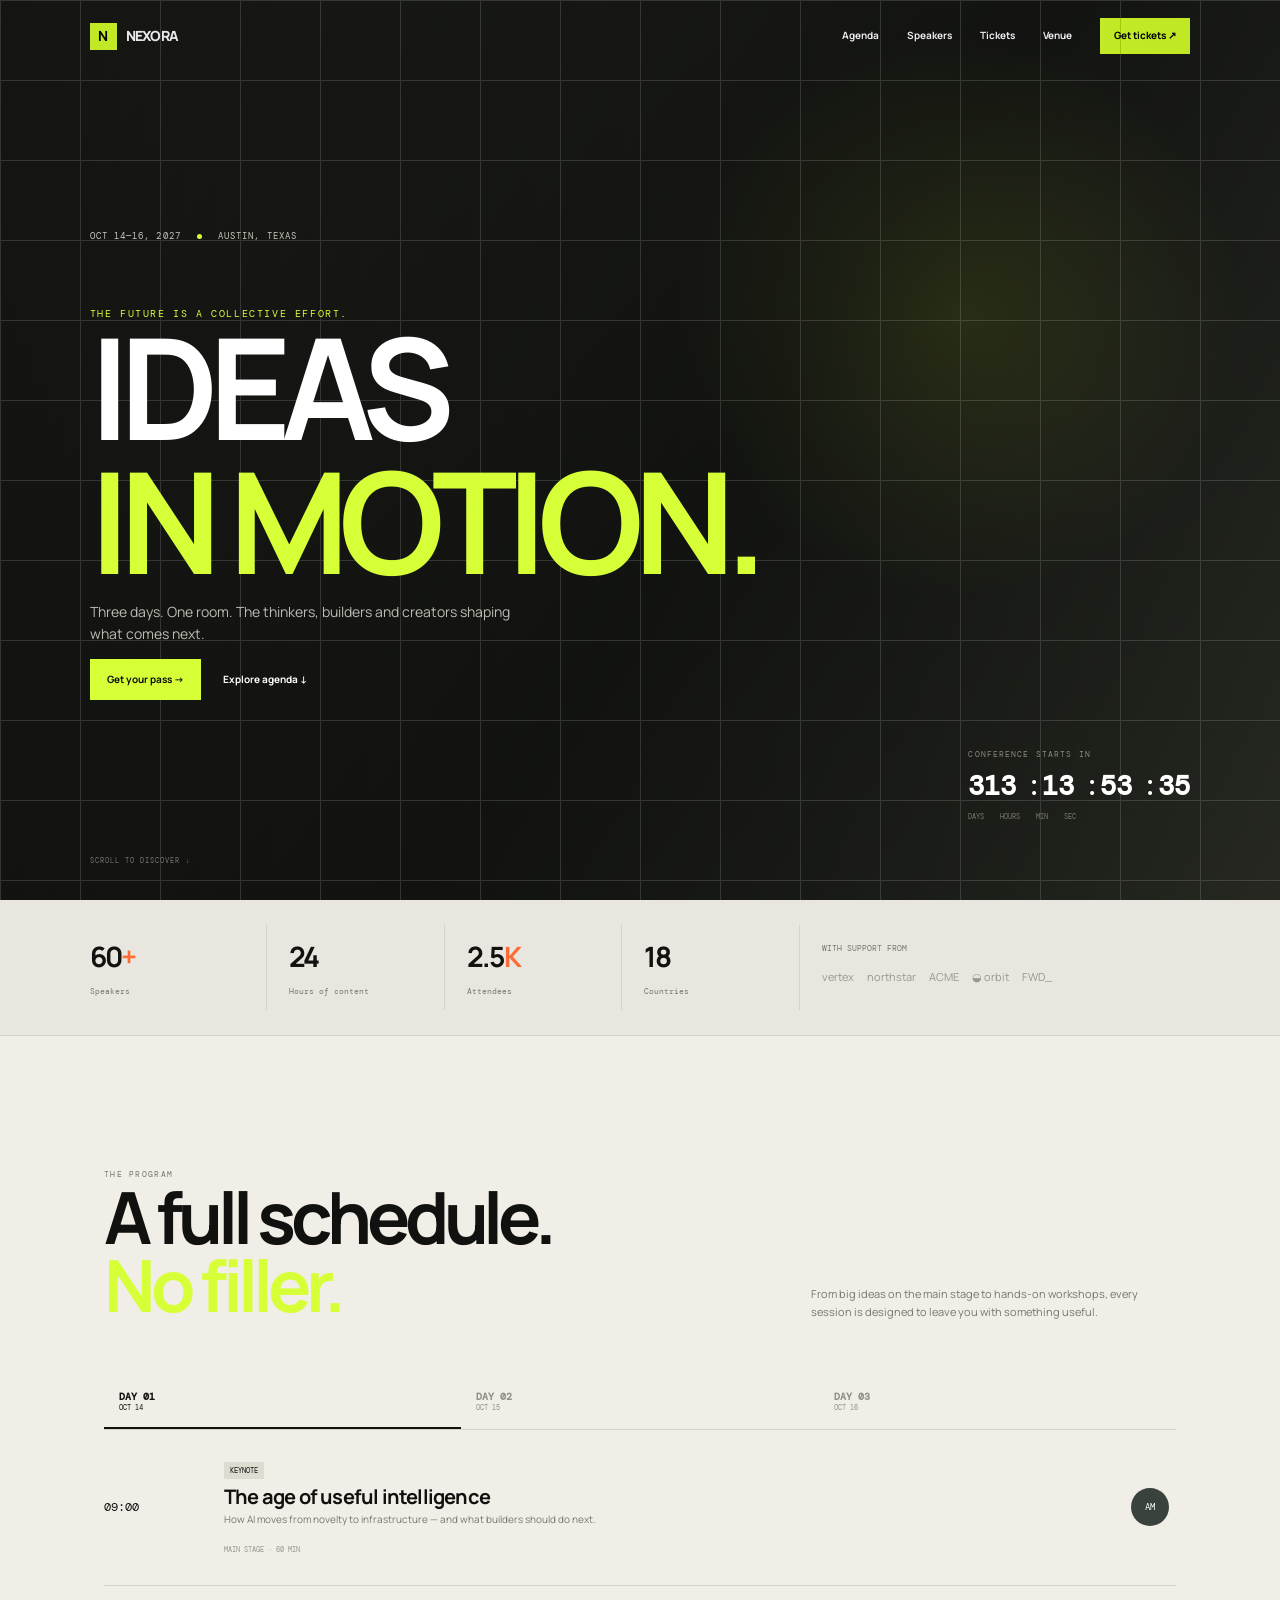
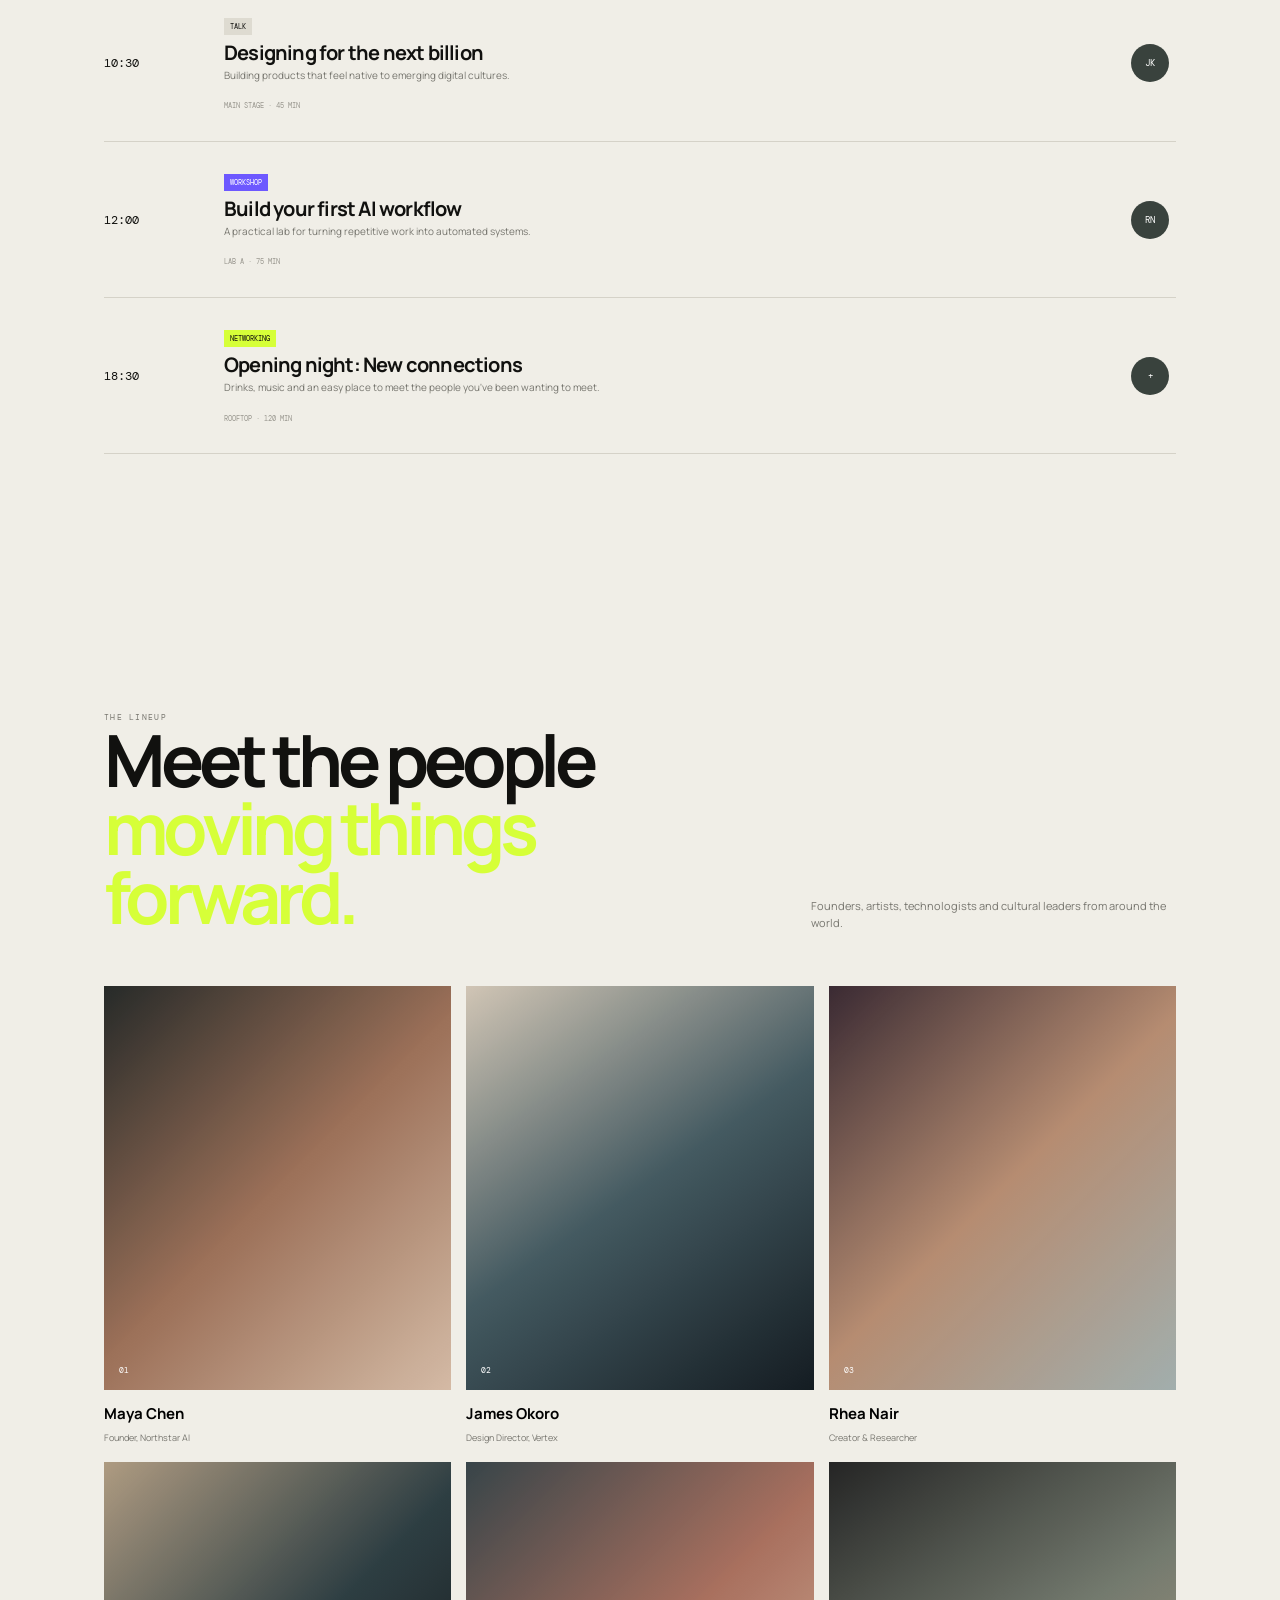
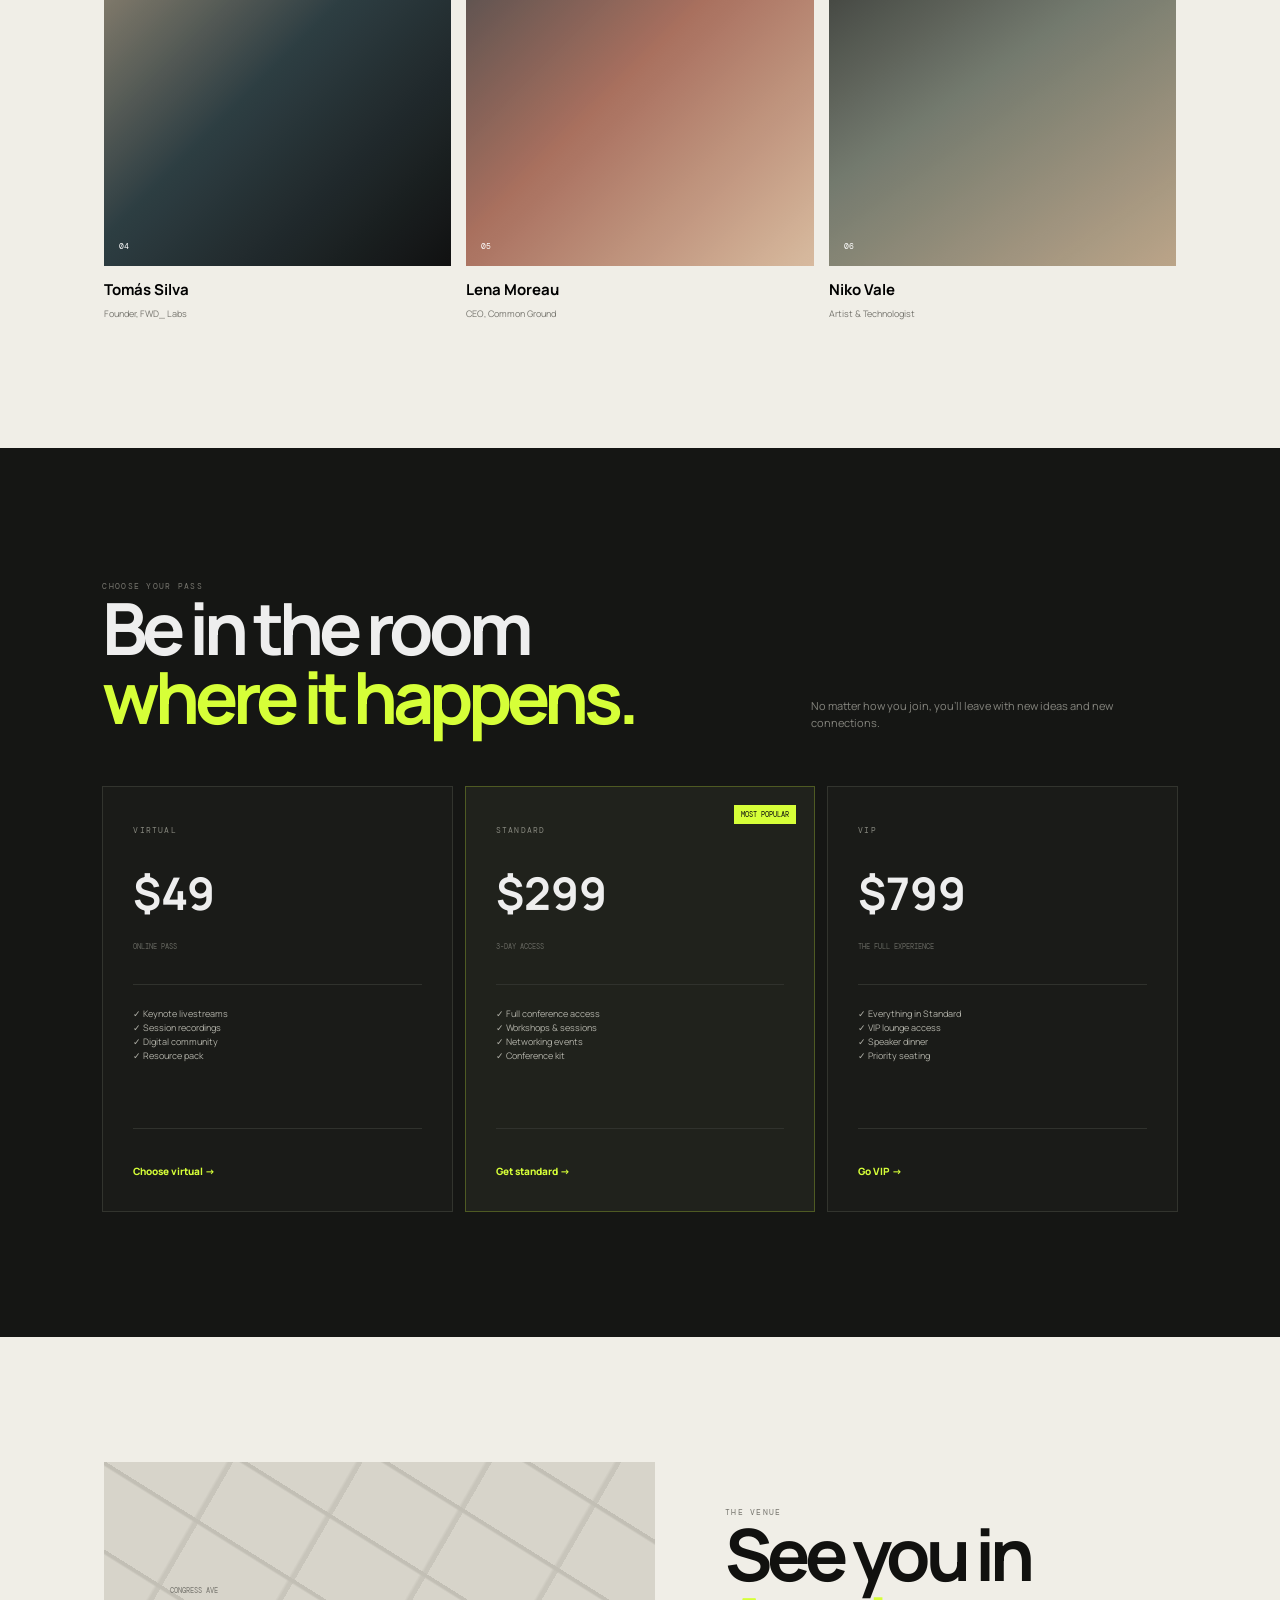
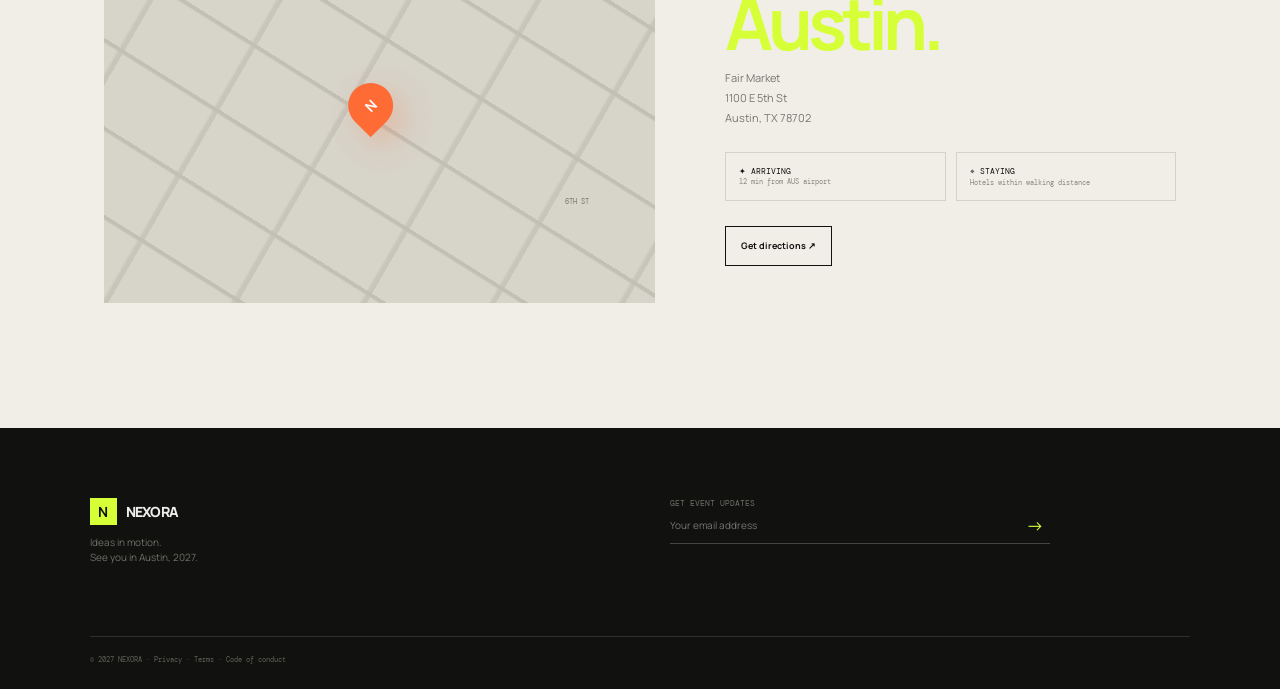
<file: index.html>
<!doctype html><html lang="en"><head>
<meta charset="utf-8"><meta name="viewport" content="width=device-width,initial-scale=1">
<meta name="description" content="NEXORA — premium event and conference landing page template for conferences, summits and creative events.">
<meta name="robots" content="index,follow">
<meta name="theme-color" content="#11110f">
<link rel="canonical" href="https://dev-muhadz.github.io/nexora-event-conference-template/">
<meta property="og:type" content="website">
<meta property="og:title" content="NEXORA — Ideas in Motion">
<meta property="og:description" content="A premium responsive event and conference landing page template built with HTML5, CSS3 and Vanilla JavaScript.">
<meta property="og:url" content="https://dev-muhadz.github.io/nexora-event-conference-template/">
<meta property="og:site_name" content="NEXORA">
<meta name="twitter:card" content="summary">
<meta name="twitter:title" content="NEXORA — Ideas in Motion">
<meta name="twitter:description" content="A premium responsive event and conference landing page template built with HTML5, CSS3 and Vanilla JavaScript.">
<title>NEXORA — Ideas in Motion</title>
<link rel="icon" href="favicon.svg" type="image/svg+xml">
<link rel="preconnect" href="https://fonts.googleapis.com"><link rel="preconnect" href="https://fonts.gstatic.com" crossorigin>
<link href="https://fonts.googleapis.com/css2?family=DM+Mono&family=Manrope:wght@400;600;700;800&display=swap" rel="stylesheet">
<link rel="stylesheet" href="css/styles.css"></head><body>
<a class="skip-link" href="#main-content">Skip to content</a>
<header><a class="brand" href="#top" aria-label="NEXORA home"><b>N</b>NEXORA</a><nav id="nav"><a href="#agenda">Agenda</a><a href="#speakers">Speakers</a><a href="#tickets">Tickets</a><a href="#venue">Venue</a><a class="cta" href="#tickets">Get tickets ↗</a></nav><button id="menu" type="button" aria-label="Open navigation" aria-controls="nav" aria-expanded="false">☰</button></header>
<main id="main-content">
<section class="hero" id="top" aria-labelledby="hero-title"><div class="hero-bg" aria-hidden="true"></div><div class="hero-copy"><div class="meta">OCT 14—16, 2027 <i aria-hidden="true"></i> AUSTIN, TEXAS</div><small class="kicker">THE FUTURE IS A COLLECTIVE EFFORT.</small><h1 id="hero-title">IDEAS<br><em>IN MOTION.</em></h1><p>Three days. One room. The thinkers, builders and creators shaping what comes next.</p><div class="actions"><a class="button" href="#tickets">Get your pass →</a><a href="#agenda">Explore agenda ↓</a></div></div><div class="count" aria-live="polite"><small>CONFERENCE STARTS IN</small><div><b id="d">00</b>:<b id="h">00</b>:<b id="m">00</b>:<b id="s">00</b></div><span>DAYS&nbsp;&nbsp;&nbsp; HOURS&nbsp;&nbsp;&nbsp; MIN&nbsp;&nbsp;&nbsp; SEC</span></div><span class="scroll" aria-hidden="true">SCROLL TO DISCOVER ↓</span></section>

<section class="metrics" aria-label="Event highlights"><div><b>60<span>+</span></b><small>Speakers</small></div><div><b>24</b><small>Hours of content</small></div><div><b>2.5<span>K</span></b><small>Attendees</small></div><div><b>18</b><small>Countries</small></div><div class="sponsors"><small>WITH SUPPORT FROM</small><p>vertex　 northstar　 ACME　 ◒ orbit　 FWD_</p></div></section>

<section class="section" id="agenda"><div class="heading"><div><small>THE PROGRAM</small><h2>A full schedule.<br><em>No filler.</em></h2></div><p>From big ideas on the main stage to hands-on workshops, every session is designed to leave you with something useful.</p></div>
<div class="tabs" role="tablist" aria-label="Conference days"><button class="active" type="button" role="tab" id="day-1-tab" aria-controls="day-1-panel" aria-selected="true" tabindex="0" data-day="1">DAY 01 <small>OCT 14</small></button><button type="button" role="tab" id="day-2-tab" aria-controls="day-2-panel" aria-selected="false" tabindex="-1" data-day="2">DAY 02 <small>OCT 15</small></button><button type="button" role="tab" id="day-3-tab" aria-controls="day-3-panel" aria-selected="false" tabindex="-1" data-day="3">DAY 03 <small>OCT 16</small></button></div>
<div class="schedule active" id="day-1-panel" role="tabpanel" aria-labelledby="day-1-tab" data-panel="1"><article><time>09:00</time><div><label>KEYNOTE</label><h3>The age of useful intelligence</h3><p>How AI moves from novelty to infrastructure — and what builders should do next.</p><small>MAIN STAGE · 60 MIN</small></div><i aria-hidden="true">AM</i></article><article><time>10:30</time><div><label>TALK</label><h3>Designing for the next billion</h3><p>Building products that feel native to emerging digital cultures.</p><small>MAIN STAGE · 45 MIN</small></div><i aria-hidden="true">JK</i></article><article><time>12:00</time><div><label class="violet">WORKSHOP</label><h3>Build your first AI workflow</h3><p>A practical lab for turning repetitive work into automated systems.</p><small>LAB A · 75 MIN</small></div><i aria-hidden="true">RN</i></article><article><time>18:30</time><div><label class="lime">NETWORKING</label><h3>Opening night: New connections</h3><p>Drinks, music and an easy place to meet the people you've been wanting to meet.</p><small>ROOFTOP · 120 MIN</small></div><i aria-hidden="true">+</i></article></div>
<div class="schedule" id="day-2-panel" role="tabpanel" aria-labelledby="day-2-tab" data-panel="2" hidden><article><time>09:30</time><div><label>KEYNOTE</label><h3>Build what matters</h3><p>A founder's guide to choosing problems worth solving.</p><small>MAIN STAGE · 60 MIN</small></div><i aria-hidden="true">LM</i></article><article><time>11:00</time><div><label class="violet">WORKSHOP</label><h3>Prototype at the speed of thought</h3><p>From blank canvas to tested concept in one focused session.</p><small>LAB B · 90 MIN</small></div><i aria-hidden="true">EC</i></article><article><time>14:00</time><div><label>TALK</label><h3>Culture is your product</h3><p>Why the strongest teams design culture as intentionally as interfaces.</p><small>MAIN STAGE · 45 MIN</small></div><i aria-hidden="true">SD</i></article></div>
<div class="schedule" id="day-3-panel" role="tabpanel" aria-labelledby="day-3-tab" data-panel="3" hidden><article><time>09:30</time><div><label>KEYNOTE</label><h3>Tomorrow is already here</h3><p>The signals that will define the next decade of technology and society.</p><small>MAIN STAGE · 60 MIN</small></div><i aria-hidden="true">NV</i></article><article><time>11:30</time><div><label>TALK</label><h3>The creative advantage</h3><p>How creative teams become the strategic engine of modern companies.</p><small>MAIN STAGE · 45 MIN</small></div><i aria-hidden="true">OP</i></article><article><time>14:30</time><div><label class="violet">WORKSHOP</label><h3>Turn your idea into a launch</h3><p>A tactical session on positioning, distribution and momentum.</p><small>LAB A · 90 MIN</small></div><i aria-hidden="true">BY</i></article></div></section>

<section class="section" id="speakers"><div class="heading"><div><small>THE LINEUP</small><h2>Meet the people<br><em>moving things forward.</em></h2></div><p>Founders, artists, technologists and cultural leaders from around the world.</p></div>
<div class="speakers"><button type="button" data-speaker="maya"><div class="photo p1" aria-hidden="true">01</div><b>Maya Chen</b><small>Founder, Northstar AI</small></button><button type="button" data-speaker="james"><div class="photo p2" aria-hidden="true">02</div><b>James Okoro</b><small>Design Director, Vertex</small></button><button type="button" data-speaker="rhea"><div class="photo p3" aria-hidden="true">03</div><b>Rhea Nair</b><small>Creator & Researcher</small></button><button type="button" data-speaker="tomas"><div class="photo p4" aria-hidden="true">04</div><b>Tomás Silva</b><small>Founder, FWD_ Labs</small></button><button type="button" data-speaker="lena"><div class="photo p5" aria-hidden="true">05</div><b>Lena Moreau</b><small>CEO, Common Ground</small></button><button type="button" data-speaker="niko"><div class="photo p6" aria-hidden="true">06</div><b>Niko Vale</b><small>Artist & Technologist</small></button></div></section>

<section class="section dark" id="tickets"><div class="heading"><div><small>CHOOSE YOUR PASS</small><h2>Be in the room<br><em>where it happens.</em></h2></div><p>No matter how you join, you'll leave with new ideas and new connections.</p></div><div class="tickets">
<article><small>VIRTUAL</small><strong>$49</strong><em>ONLINE PASS</em><ul><li>✓ Keynote livestreams</li><li>✓ Session recordings</li><li>✓ Digital community</li><li>✓ Resource pack</li></ul><a href="#tickets">Choose virtual →</a></article>
<article class="best"><b>MOST POPULAR</b><small>STANDARD</small><strong>$299</strong><em>3-DAY ACCESS</em><ul><li>✓ Full conference access</li><li>✓ Workshops & sessions</li><li>✓ Networking events</li><li>✓ Conference kit</li></ul><a href="#tickets">Get standard →</a></article>
<article><small>VIP</small><strong>$799</strong><em>THE FULL EXPERIENCE</em><ul><li>✓ Everything in Standard</li><li>✓ VIP lounge access</li><li>✓ Speaker dinner</li><li>✓ Priority seating</li></ul><a href="#tickets">Go VIP →</a></article></div></section>

<section class="section venue" id="venue"><div class="map" aria-label="Illustrated map placeholder"><b aria-hidden="true">N</b><span>CONGRESS AVE</span><span>6TH ST</span></div><div><small>THE VENUE</small><h2>See you in<br><em>Austin.</em></h2><p>Fair Market<br>1100 E 5th St<br>Austin, TX 78702</p><div class="travel"><span>✦ ARRIVING<br><small>12 min from AUS airport</small></span><span>⌖ STAYING<br><small>Hotels within walking distance</small></span></div><a class="outline" href="#venue">Get directions ↗</a></div></section></main>

<div class="modal" id="modal" aria-hidden="true" role="dialog" aria-modal="true" aria-labelledby="name" aria-describedby="bio"><div class="dialog"><button id="close" type="button" aria-label="Close speaker details">×</button><div class="modal-photo" aria-hidden="true"></div><div><small>FEATURED SPEAKER</small><h2 id="name"></h2><strong id="role"></strong><p id="bio"></p><a href="#speakers">Back to speakers ↗</a></div></div></div>
<footer><div><a class="brand" href="#top" aria-label="NEXORA home"><b>N</b>NEXORA</a><p>Ideas in motion.<br>See you in Austin, 2027.</p></div><form><label for="email">GET EVENT UPDATES</label><div><input id="email" name="email" type="email" autocomplete="email" required placeholder="Your email address"><button type="submit" aria-label="Subscribe to event updates">→</button></div></form><small>© 2027 NEXORA · Privacy · Terms · Code of conduct</small></footer>
<script src="js/app.js"></script></body></html>
</file>
<file: css/styles.css>
/* NEXORA design system — edit these variables to rebrand the template. */
:root{--ink:#11110f;--paper:#f0eee7;--muted:#77766f;--line:#d5d2c8;--acid:#d6ff38;--orange:#ff6b35;--violet:#6d58ff;--display:"Manrope",sans-serif;--mono:"DM Mono",monospace}
*{box-sizing:border-box}html{scroll-behavior:smooth}body{margin:0;background:var(--paper);color:var(--ink);font:14px/1.55 var(--display)}a{color:inherit;text-decoration:none}button,input{font:inherit}button{cursor:pointer}
header{position:fixed;z-index:20;top:0;left:0;right:0;height:72px;padding:0 7vw;display:flex;align-items:center;justify-content:space-between;color:#fff;mix-blend-mode:difference}.brand{display:flex;align-items:center;gap:9px;font-weight:800;letter-spacing:-.05em}.brand b{display:grid;place-items:center;width:27px;height:27px;background:var(--acid);color:var(--ink)}nav{display:flex;align-items:center;gap:28px;font-size:10px;font-weight:700}nav .cta{padding:10px 14px;background:var(--acid);color:var(--ink)}#menu{display:none;background:none;border:0;color:#fff;font-size:22px}
.skip-link{position:fixed;top:8px;left:8px;z-index:200;transform:translateY(-200%);padding:10px 14px;background:var(--acid);color:var(--ink);font-weight:800;line-height:1;border-radius:2px;transition:transform .15s ease}.skip-link:focus{transform:translateY(0);outline:2px solid #fff;outline-offset:2px}
.hero{position:relative;min-height:100svh;padding:110px 7vw 80px;display:flex;align-items:center;color:#fff;overflow:hidden;background:#181914}.hero-bg{position:absolute;inset:0;background:linear-gradient(90deg,#11120fdd,#11120f55),radial-gradient(circle at 75% 35%,#d6ff3830,transparent 25%),linear-gradient(125deg,#2b2d26,#131512 55%,#30332a)}.hero:after{content:"";position:absolute;inset:0;opacity:.14;background:linear-gradient(#fff 1px,transparent 1px),linear-gradient(90deg,#fff 1px,transparent 1px);background-size:80px 80px}.hero-copy,.count,.scroll{position:relative;z-index:2}.hero-copy{max-width:850px}.meta{font:9px var(--mono);letter-spacing:.12em;color:#c8c7c0}.meta i{display:inline-block;width:5px;height:5px;margin:0 10px;border-radius:50%;background:var(--acid)}.kicker{display:block;margin-top:65px;color:var(--acid);font:10px var(--mono);letter-spacing:.16em}h1,h2,h3{line-height:.95;letter-spacing:-.07em;margin:0}h1{font-size:clamp(62px,11vw,160px)}h1 em,h2 em{color:var(--acid);font-style:normal}.hero p{max-width:430px;color:#bbbcb4;font-size:14px}.actions{display:flex;gap:22px;align-items:center;font-size:10px;font-weight:700}.button{display:inline-block;padding:13px 17px;background:var(--acid);color:var(--ink)}.count{position:absolute;right:7vw;bottom:75px}.count small{color:#898a82;font:8px var(--mono);letter-spacing:.14em}.count div{margin-top:6px;font:27px var(--mono)}.count div b{color:#fff}.count div b:not(:last-child){margin-right:10px}.count span{color:#777870;font:7px var(--mono)}.scroll{position:absolute;bottom:35px;left:7vw;color:#777870;font:7px var(--mono);letter-spacing:.15em}
.metrics{display:grid;grid-template-columns:repeat(4,1fr) 2.2fr;padding:25px 7vw;border-bottom:1px solid var(--line);background:#e8e6de}.metrics>div{padding:10px 22px;border-right:1px solid var(--line)}.metrics>div:first-child{padding-left:0}.metrics b{display:block;font-size:28px;letter-spacing:-.06em}.metrics b span{color:var(--orange)}.metrics small{color:var(--muted);font:8px var(--mono)}.sponsors{border:0!important}.sponsors p{color:#99978f;font-size:11px}
.section{max-width:1200px;margin:auto;padding:125px 5vw}.heading{display:grid;grid-template-columns:1.15fr .65fr;gap:60px;align-items:end;margin-bottom:55px}.heading>div>small,.venue>div>small,.dialog>div>small{color:var(--muted);font:8px var(--mono);letter-spacing:.16em}.heading h2,.venue h2{font-size:clamp(42px,6vw,72px)}.heading>p{margin:0;color:#77766f;font-size:11px}.tabs{display:flex;border-bottom:1px solid var(--line)}.tabs button{flex:1;padding:15px;border:0;border-bottom:2px solid transparent;background:none;text-align:left;font:700 10px var(--mono);color:#929089}.tabs button small{display:block;font:7px var(--mono)}.tabs button.active{border-color:var(--ink);color:var(--ink)}.schedule{display:none}.schedule.active{display:block}.schedule article{display:grid;grid-template-columns:95px 1fr 45px;gap:25px;align-items:center;padding:27px 0;border-bottom:1px solid var(--line);transition:.2s}.schedule article:hover{padding-left:10px;background:#e8e6de}.schedule time{font:12px var(--mono)}.schedule label{display:inline-block;padding:4px 6px;background:#dedbd1;font:7px var(--mono)}.schedule label.violet{background:var(--violet);color:#fff}.schedule label.lime{background:var(--acid)}.schedule h3{margin:8px 0 6px;font-size:20px;letter-spacing:-.04em}.schedule p{max-width:620px;margin:0 0 9px;color:#77766f;font-size:10px}.schedule article>div>small{color:#99978f;font:7px var(--mono)}.schedule article>i{display:grid;place-items:center;width:38px;height:38px;border-radius:50%;background:#39423d;color:#fff;font:9px var(--mono);font-style:normal}
.speakers{display:grid;grid-template-columns:repeat(3,1fr);gap:15px}.speakers button{position:relative;padding:0;border:0;background:none;text-align:left}.photo{aspect-ratio:.86;display:flex;align-items:end;padding:15px;margin-bottom:12px;color:#fff;font:8px var(--mono);transition:.3s;filter:saturate(.75)}.speakers button:hover .photo{transform:translateY(-7px);filter:saturate(1)}.p1{background:linear-gradient(135deg,#252a28,#a86e4e,#dbb99d)}.p2{background:linear-gradient(145deg,#d4c5af,#3e5b65,#121d24)}.p3{background:linear-gradient(135deg,#3e2934,#c18a66,#9eafad)}.p4{background:linear-gradient(135deg,#b49a78,#293f45,#111)}.p5{background:linear-gradient(135deg,#34454b,#b86c55,#e0b994)}.p6{background:linear-gradient(145deg,#252525,#727b6b,#c2a37e)}.speakers button>b{display:block;font-size:15px}.speakers button>small{color:#77766f;font-size:9px}
.dark{max-width:none;padding-left:8vw;padding-right:8vw;background:#151614;color:#eee}.dark .heading>p{color:#85857e}.tickets{display:grid;grid-template-columns:repeat(3,1fr);gap:12px}.tickets article{position:relative;padding:30px;border:1px solid #32342e;background:#1a1b18}.tickets article.best{border-color:#d6ff3840;background:#20221c}.best>b{position:absolute;top:18px;right:18px;padding:5px 7px;background:var(--acid);color:var(--ink);font:7px var(--mono)}.tickets article>small{color:#85867d;font:8px var(--mono);letter-spacing:.15em}.tickets strong{display:block;margin:20px 0 4px;font-size:45px}.tickets article>em{color:#65665f;font:7px var(--mono);font-style:normal}.tickets ul{min-height:145px;margin:30px 0;padding:22px 0;border-top:1px solid #30322d;border-bottom:1px solid #30322d;list-style:none;color:#b1b1a8;font-size:9px}.tickets a{color:var(--acid);font-size:10px;font-weight:800}
.venue{display:grid;grid-template-columns:1.1fr .9fr;gap:70px;align-items:center}.map{position:relative;aspect-ratio:1.25;overflow:hidden;background:#d7d4ca;background-image:repeating-linear-gradient(32deg,transparent 0 70px,#c2bfb5 72px 75px),repeating-linear-gradient(120deg,transparent 0 105px,#c8c5bb 108px 112px)}.map b{position:absolute;top:50%;left:50%;transform:translate(-50%,-50%);display:grid;place-items:center;width:45px;height:45px;border-radius:50% 50% 50% 0;rotate:-45deg;background:var(--orange);color:#fff;box-shadow:0 15px 30px #ff6b3540}.map span{position:absolute;color:#77766f;font:7px var(--mono)}.map span:first-of-type{left:12%;top:28%}.map span:last-of-type{right:12%;bottom:22%}.venue p{color:#77766f;font-size:11px;line-height:1.8}.travel{display:grid;grid-template-columns:1fr 1fr;gap:10px;margin:25px 0}.travel span{padding:13px;border:1px solid var(--line);font:8px var(--mono)}.travel small{color:#89877f;font-size:7px}.outline{display:inline-block;padding:12px 15px;border:1px solid var(--ink);font-size:9px;font-weight:700}
.modal{position:fixed;inset:0;z-index:100;display:none;place-items:center;padding:20px;background:#11110fcc;backdrop-filter:blur(10px)}.modal.open{display:grid}.dialog{position:relative;width:min(700px,100%);display:grid;grid-template-columns:.75fr 1fr;gap:30px;padding:25px;background:var(--paper);color:var(--ink)}.dialog button{position:absolute;right:10px;top:10px;width:30px;height:30px;border:0;background:var(--ink);color:#fff;font-size:18px}.modal-photo{min-height:300px;background:linear-gradient(145deg,#2e3633,#c37b5b,#d8c1a5)}.dialog h2{margin:15px 0 8px;font-size:40px}.dialog p{color:#77766f;font-size:11px}.dialog a{color:var(--orange);font-size:10px;font-weight:800}
body.nav-open,body.modal-open{overflow:hidden}footer{padding:70px 7vw 25px;background:var(--ink);color:#eee;display:grid;grid-template-columns:1fr 1fr;gap:60px}footer p{color:#6f7069;font-size:10px}footer form{max-width:380px}footer label{display:block;color:#6f7069;font:8px var(--mono)}footer form div{display:flex;border-bottom:1px solid #454640}footer input{flex:1;padding:10px 0;border:0;outline:0;background:none;color:#fff;font-size:10px}footer form button{border:0;background:none;color:var(--acid);font-size:18px}footer>small{grid-column:1/-1;padding-top:18px;border-top:1px solid #2f302c;color:#5f605a;font:7px var(--mono)}
@media(max-width:850px){.metrics{grid-template-columns:repeat(4,1fr)}.sponsors{grid-column:1/-1;padding-left:0!important;border-top:1px solid var(--line)!important}.heading,.venue{grid-template-columns:1fr;gap:25px}.tickets{grid-template-columns:1fr}}
@media(max-width:650px){header{height:62px;padding:0 20px}#menu{display:block}nav{position:fixed;inset:62px 0 0 auto;width:250px;padding:35px 25px;display:flex;flex-direction:column;align-items:flex-start;background:#11110f;color:#fff;transform:translateX(100%);transition:.3s;mix-blend-mode:normal}nav.open{transform:translateX(0)}.hero{min-height:760px;padding:100px 25px}.count{left:25px;right:auto;bottom:80px}.scroll{left:25px}.metrics{grid-template-columns:1fr 1fr;padding:20px 25px}.sponsors{grid-column:1/-1}.section{padding:85px 25px}.schedule article{grid-template-columns:55px 1fr 35px;gap:12px}.schedule h3{font-size:16px}.speakers{grid-template-columns:1fr 1fr}.dialog{grid-template-columns:1fr}.modal-photo{min-height:190px}footer{grid-template-columns:1fr}.footer-bottom{display:block}}@media(max-width:390px){h1{font-size:55px}.count{font-size:22px}.schedule article{grid-template-columns:45px 1fr}.schedule article>i{display:none}}
</file>
